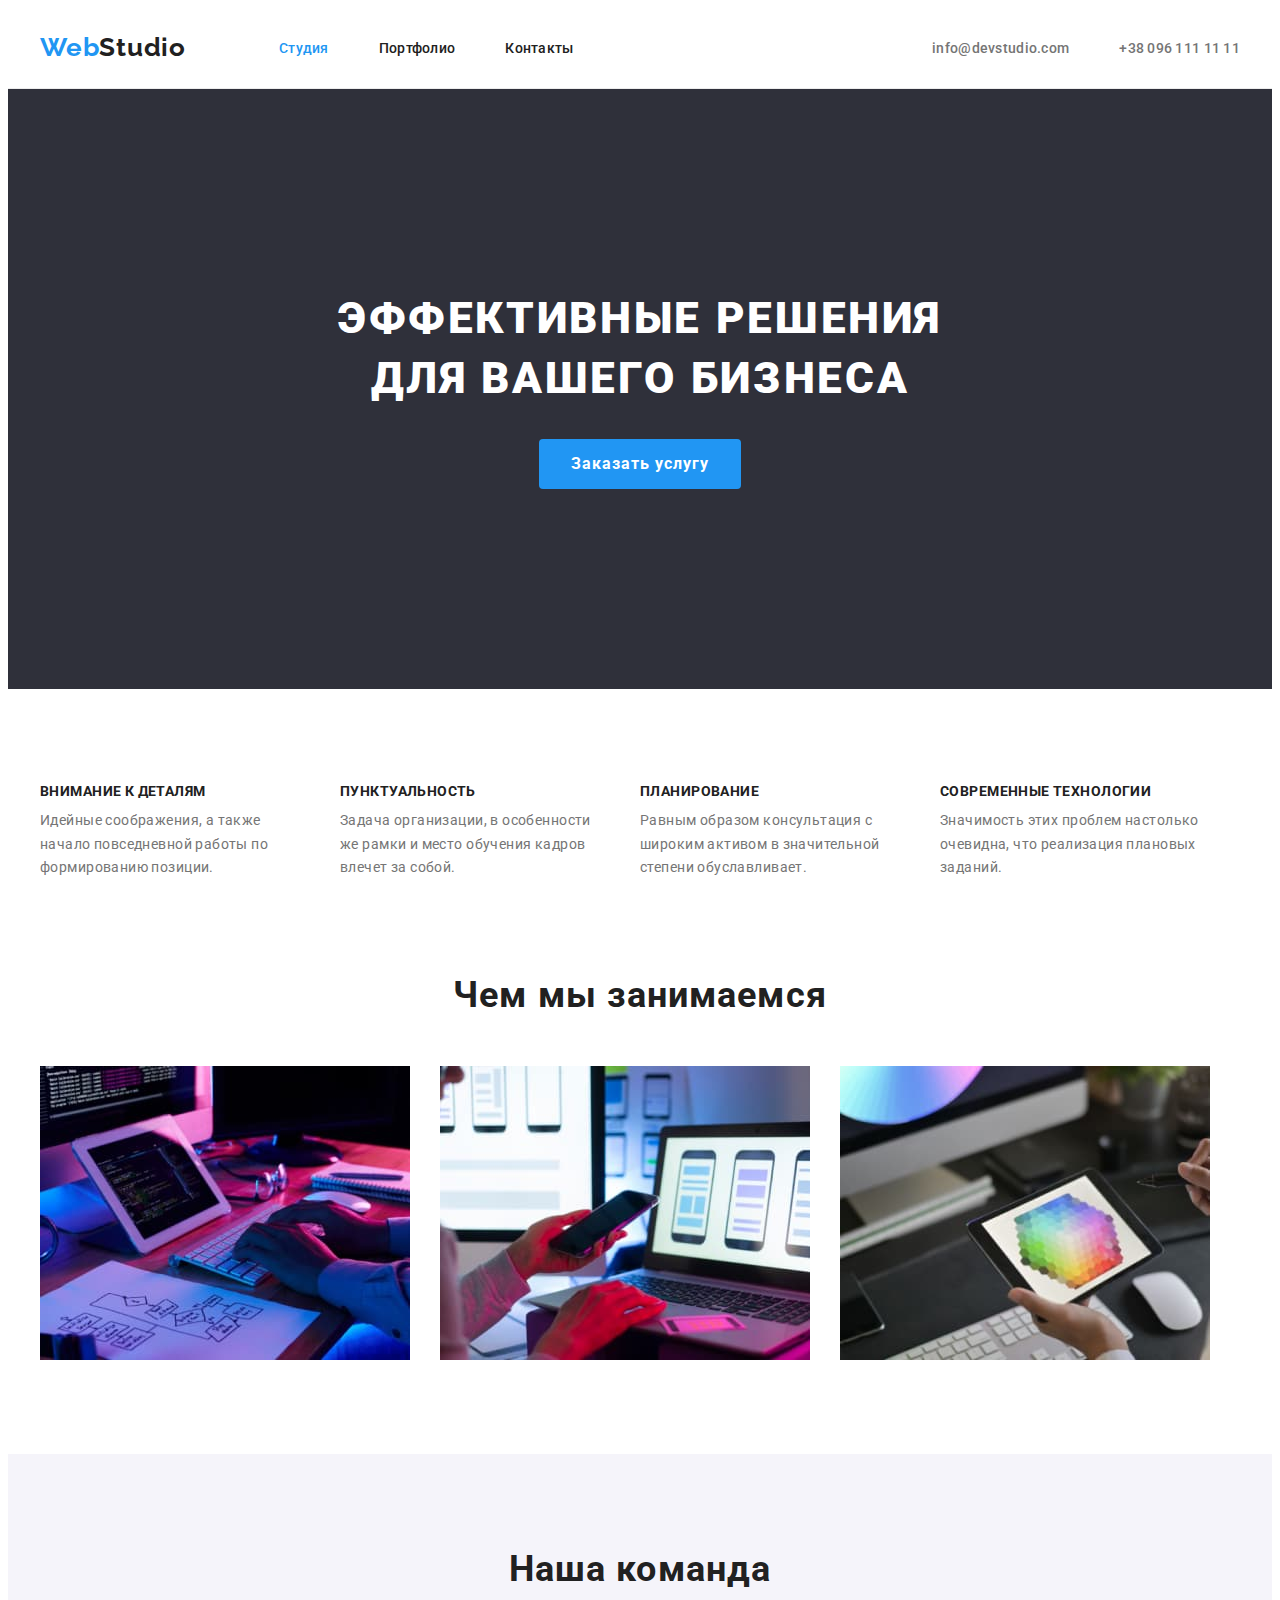
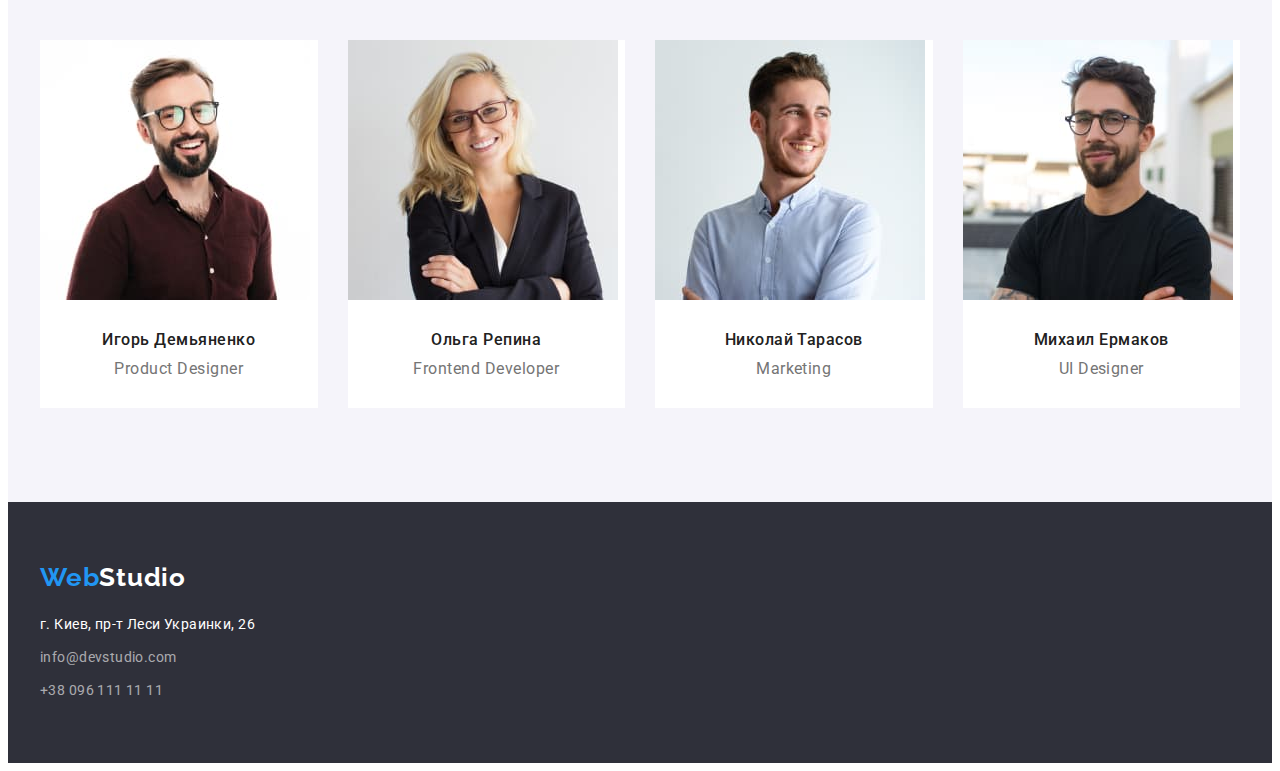
<file: index.html>
<!DOCTYPE html>
<html lang="ru">
  <head>
    <meta charset="UTF-8" />
    <meta http-equiv="X-UA-Compatible" content="IE=edge" />
    <meta name="viewport" content="width=device-width, initial-scale=1.0" />
    <title>Document</title>
    <link rel="preconnect" href="https://fonts.googleapis.com" />
    <link rel="preconnect" href="https://fonts.gstatic.com" crossorigin />
    <link
      href="https://fonts.googleapis.com/css2?family=Raleway:wght@700&family=Roboto:wght@400;500;700;900&display=swap"
      rel="stylesheet"
    />
    <link
      rel="stylesheet"
      href="https://cdnjs.cloudflare.com/ajax/libs/modern-normalize/1.1.0/modern-normalize.min.css"
      integrity="sha512-wpPYUAdjBVSE4KJnH1VR1HeZfpl1ub8YT/NKx4PuQ5NmX2tKuGu6U/JRp5y+Y8XG2tV+wKQpNHVUX03MfMFn9Q=="
      crossorigin="anonymous"
      referrerpolicy="no-referrer"
    />
    <link rel="stylesheet" href="./css/styles.css" />
  </head>
  <body>
    <header class="header">
      <div class="container header-container">
        <a href="" class="logo"
          >Web<span class="logo-text-header">Studio</span></a
        >
        <nav class="header-navigation">
          <ul class="header-list list">
            <li class="item">
              <a class="header-link nav current" href="">Студия</a>
            </li>
            <li class="item">
              <a class="header-link nav" href="./portfolio.html">Портфолио</a>
            </li>
            <li class="item">
              <a class="header-link nav" href="">Контакты</a>
            </li>
          </ul>
        </nav>
        <ul class="list header-contacts">
          <li class="item">
            <a class="header-link contact" href="mailto:info@devstudio.com"
              >info@devstudio.com</a
            >
          </li>
          <li class="item">
            <a class="header-link contact" href="tel:+380961111111"
              >+38 096 111 11 11</a
            >
          </li>
        </ul>
      </div>
    </header>
    <main>
      <section class="hero section">
        <div class="container">
          <h1 class="hero-title">Эффективные решения для вашего бизнеса</h1>
          <button class="hero-button" type="button">Заказать услугу</button>
        </div>
      </section>
      <section class="section">
        <div class="container features-container">
          <h2 class="visually-hidden" lang="en">Features</h2>
          <ul class="list features-list">
            <li class="features-item">
              <h3 class="features-title">Внимание к деталям</h3>
              <p class="features-description">
                Идейные соображения, а также начало повседневной работы по
                формированию позиции.
              </p>
            </li>
            <li class="features-item">
              <h3 class="features-title">Пунктуальность</h3>
              <p class="features-description">
                Задача организации, в особенности же рамки и место обучения
                кадров влечет за собой.
              </p>
            </li>
            <li class="features-item">
              <h3 class="features-title">Планирование</h3>
              <p class="features-description">
                Равным образом консультация с широким активом в значительной
                степени обуславливает.
              </p>
            </li>
            <li class="features-item">
              <h3 class="features-title">Современные технологии</h3>
              <p class="features-description">
                Значимость этих проблем настолько очевидна, что реализация
                плановых заданий.
              </p>
            </li>
          </ul>
        </div>
      </section>
      <section class="presentation section">
        <div class="container">
          <h2 class="presentation-title title-text-second">
            Чем мы занимаемся
          </h2>
          <ul class="list presentation-list">
            <li class="presentation-item">
              <img
                src="./images/img1.jpg"
                alt="программист пишет код"
                width="370"
                height="294"
              />
            </li>
            <li class="presentation-item">
              <img
                src="./images/img2.jpg"
                alt="создание приложения для смартфона"
                width="370"
                height="294"
              />
            </li>
            <li class="presentation-item">
              <img
                src="./images/img3.jpg"
                alt="графический дизайн"
                width="370"
                height="294"
              />
            </li>
          </ul>
        </div>
      </section>
      <section class="team section">
        <div class="container">
          <h2 class="team-title title-text-second">Наша команда</h2>
          <ul class="team-list list">
            <li class="team-item">
              <img
                src="./images/worker1.jpg"
                alt="Игорь Демьяненко Product Designer"
                width="270"
                height="260"
              />
              <div class="description-cart">
                <h3 class="team-employee">Игорь Демьяненко</h3>
                <p class="team-role" lang="en">Product Designer</p>
              </div>
            </li>
            <li class="team-item">
              <img
                src="./images/worker2.jpg"
                alt="Ольга Репина Frontend Developer"
                width="270"
                height="260"
              />
              <div class="description-cart">
                <h3 class="team-employee">Ольга Репина</h3>
                <p class="team-role" lang="en">Frontend Developer</p>
              </div>
            </li>
            <li class="team-item">
              <img
                src="./images/worker3.jpg"
                alt="Николай Тарасов Marketing"
                width="270"
                height="260"
              />
              <div class="description-cart">
                <h3 class="team-employee">Николай Тарасов</h3>
                <p class="team-role" lang="en">Marketing</p>
              </div>
            </li>
            <li class="team-item">
              <img
                src="./images/worker4.jpg"
                alt="Михаил Ермаков UI Designer"
                width="270"
                height="260"
              />
              <div class="description-cart">
                <h3 class="team-employee">Михаил Ермаков</h3>
                <p class="team-role" lang="en">UI Designer</p>
              </div>
            </li>
          </ul>
        </div>
      </section>
    </main>
    <footer class="footer">
      <div class="container">
        <a class="logo footer-logo" href="./index.html"
          >Web<span class="logo-text-footer">Studio</span></a
        >
        <address class="footer-list">
          <ul class="list">
            <li class="footer-list-item">
              <a
                class="footer-address"
                href="https://goo.gl/maps/Gs2r9fRiEiPHx9m86"
                >г. Киев, пр-т Леси Украинки, 26</a
              >
            </li>
            <li class="footer-list-item">
              <a
                class="footer-address contacts"
                href="mailto:info@devstudio.com"
                >info@devstudio.com</a
              >
            </li>
            <li class="footer-list-item">
              <a class="footer-address contacts" href="tel:+380961111111"
                >+38 096 111 11 11</a
              >
            </li>
          </ul>
        </address>
      </div>
    </footer>
  </body>
</html>
</file>
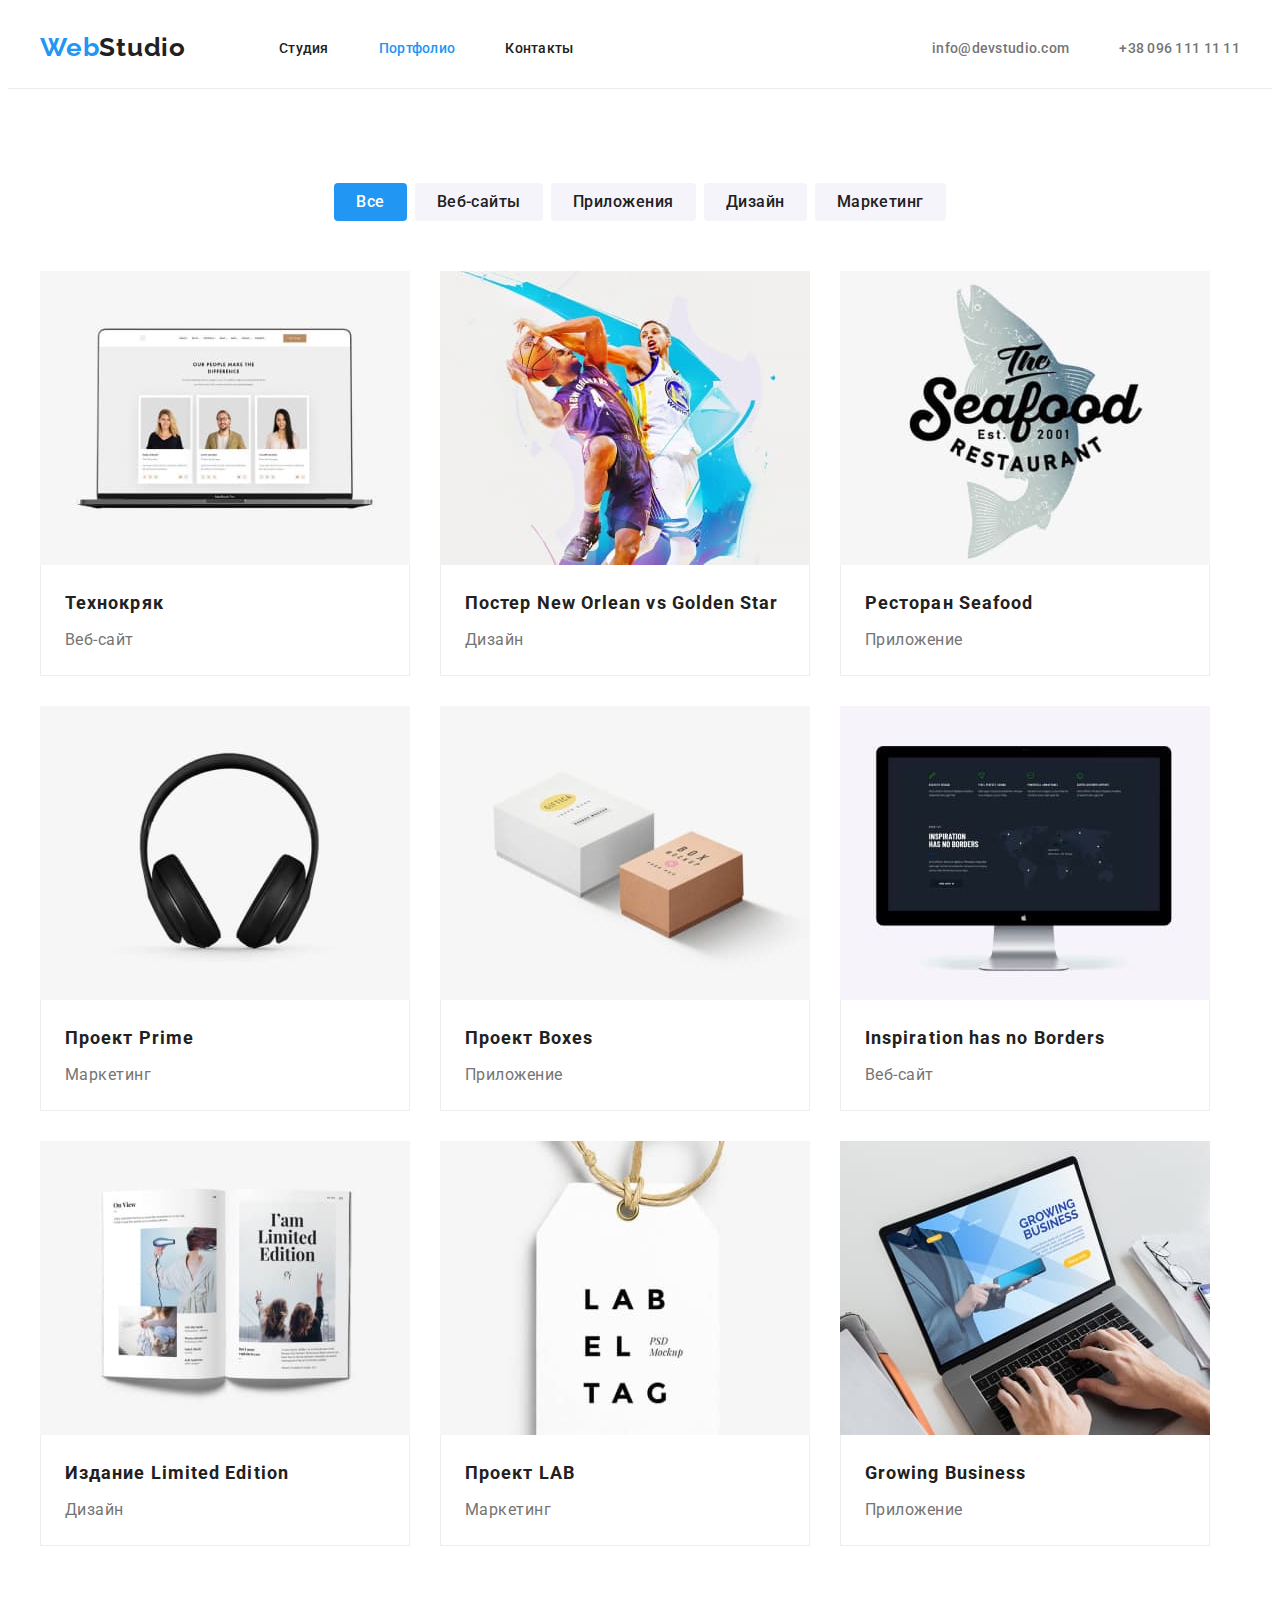
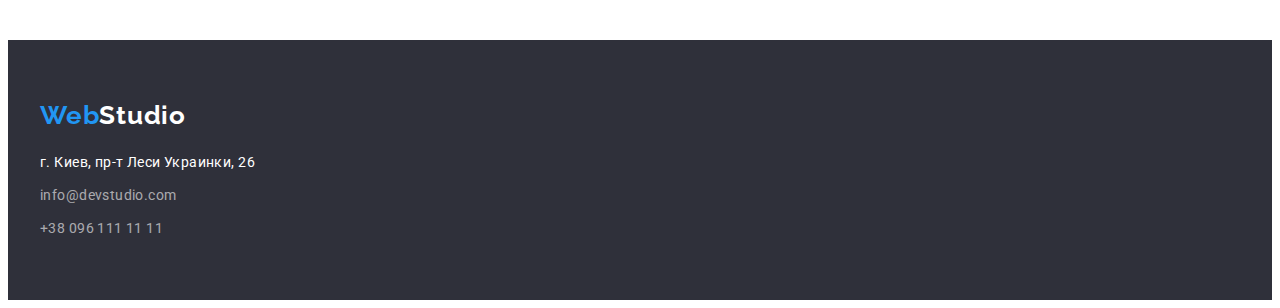
<file: portfolio.html>
<!DOCTYPE html>
<html lang="ru">
  <head>
    <meta charset="UTF-8" />
    <meta http-equiv="X-UA-Compatible" content="IE=edge" />
    <meta name="viewport" content="width=device-width, initial-scale=1.0" />
    <title>Document</title>
    <link rel="preconnect" href="https://fonts.googleapis.com" />
    <link rel="preconnect" href="https://fonts.gstatic.com" crossorigin />
    <link
      href="https://fonts.googleapis.com/css2?family=Raleway:wght@700&family=Roboto:wght@400;500;700;900&display=swap"
      rel="stylesheet"
    />
    <link
      rel="stylesheet"
      href="https://cdnjs.cloudflare.com/ajax/libs/modern-normalize/1.1.0/modern-normalize.min.css"
      integrity="sha512-wpPYUAdjBVSE4KJnH1VR1HeZfpl1ub8YT/NKx4PuQ5NmX2tKuGu6U/JRp5y+Y8XG2tV+wKQpNHVUX03MfMFn9Q=="
      crossorigin="anonymous"
      referrerpolicy="no-referrer"
    />
    <link rel="stylesheet" href="./css/styles.css" />
  </head>
  <body>
    <header class="header">
      <div class="container header-container">
        <a href="" class="logo"
          >Web<span class="logo-text-header">Studio</span></a
        >
        <nav class="header-navigation">
          <ul class="header-list list">
            <li class="item">
              <a class="header-link nav" href="./index.html">Студия</a>
            </li>
            <li class="item">
              <a class="header-link nav current" href="./portfolio.html"
                >Портфолио</a
              >
            </li>
            <li class="item">
              <a class="header-link nav" href="">Контакты</a>
            </li>
          </ul>
        </nav>
        <ul class="list header-contacts">
          <li class="item">
            <a class="header-link contact" href="mailto:info@devstudio.com"
              >info@devstudio.com</a
            >
          </li>
          <li class="item">
            <a class="header-link contact" href="tel:+380961111111"
              >+38 096 111 11 11</a
            >
          </li>
        </ul>
      </div>
    </header>
    <main>
      <section class="works section">
        <div class="container">
          <h1 class="visually-hidden">Works</h1>
          <ul class="filters-list list">
            <li class="filters-list-item">
              <button class="filters-btn current-btn" type="button">Все</button>
            </li>
            <li class="filters-list-item">
              <button class="filters-btn" type="button">Веб-сайты</button>
            </li>
            <li class="filters-list-item">
              <button class="filters-btn" type="button">Приложения</button>
            </li>
            <li class="filters-list-item">
              <button class="filters-btn" type="button">Дизайн</button>
            </li>
            <li class="filters-list-item">
              <button class="filters-btn" type="button">Маркетинг</button>
            </li>
          </ul>
          <ul class="list works-list">
            <li class="works-item">
              <a href="">
                <img
                  src="./images/project1.jpg"
                  alt="работа Технокряк"
                  width="370"
                  height="294"
                />
                <div class="description-work">
                  <h3 class="works-title">Технокряк</h3>
                  <p class="works-title-pre">Веб-сайт</p>
                </div>
              </a>
            </li>
            <li class="works-item">
              <a href="">
                <img
                  src="./images/project2.jpg"
                  alt="работа Постер New Orlean vs Golden Star"
                  width="370"
                  height="294"
                />
                <div class="description-work">
                  <h3 class="works-title">Постер New Orlean vs Golden Star</h3>
                  <p class="works-title-pre">Дизайн</p>
                </div>
              </a>
            </li>
            <li class="works-item">
              <a href="">
                <img
                  src="./images/project3.jpg"
                  alt="работа Ресторан Seafood"
                  width="370"
                  height="294"
                />
                <div class="description-work">
                  <h3 class="works-title">Ресторан Seafood</h3>
                  <p class="works-title-pre">Приложение</p>
                </div>
              </a>
            </li>
            <li class="works-item">
              <a href="">
                <img
                  src="./images/project4.jpg"
                  alt="работа Проект Prime"
                  width="370"
                  height="294"
                />
                <div class="description-work">
                  <h3 class="works-title">Проект Prime</h3>
                  <p class="works-title-pre">Маркетинг</p>
                </div>
              </a>
            </li>
            <li class="works-item">
              <a href="">
                <img
                  src="./images/project5.jpg"
                  alt="работа Проект Boxes"
                  width="370"
                  height="294"
                />
                <div class="description-work">
                  <h3 class="works-title">Проект Boxes</h3>
                  <p class="works-title-pre">Приложение</p>
                </div>
              </a>
            </li>
            <li class="works-item">
              <a href="">
                <img
                  src="./images/project6.jpg"
                  alt="работа Inspiration has no Borders"
                  width="370"
                  height="294"
                />
                <div class="description-work">
                  <h3 class="works-title">Inspiration has no Borders</h3>
                  <p class="works-title-pre">Веб-сайт</p>
                </div>
              </a>
            </li>
            <li class="works-item">
              <a href="">
                <img
                  src="./images/project7.jpg"
                  alt="работа Издание Limited Edition"
                  width="370"
                  height="294"
                />
                <div class="description-work">
                  <h3 class="works-title">Издание Limited Edition</h3>
                  <p class="works-title-pre">Дизайн</p>
                </div>
              </a>
            </li>
            <li class="works-item">
              <a href="">
                <img
                  src="./images/project8.jpg"
                  alt="работа Проект LAB"
                  width="370"
                  height="294"
                />
                <div class="description-work">
                  <h3 class="works-title">Проект LAB</h3>
                  <p class="works-title-pre">Маркетинг</p>
                </div>
              </a>
            </li>
            <li class="works-item">
              <a href="">
                <img
                  src="./images/project9.jpg"
                  alt="работа Growing Business"
                  width="370"
                  height="294"
                />
                <div class="description-work">
                  <h3 class="works-title">Growing Business</h3>
                  <p class="works-title-pre">Приложение</p>
                </div>
              </a>
            </li>
          </ul>
        </div>
      </section>
    </main>
    <footer class="footer">
      <div class="container">
        <a class="logo footer-logo" href="./index.html"
          >Web<span class="logo-text-footer">Studio</span></a
        >
        <address class="footer-list">
          <ul class="list">
            <li class="footer-list-item">
              <a
                class="footer-address"
                href="https://goo.gl/maps/Gs2r9fRiEiPHx9m86"
                >г. Киев, пр-т Леси Украинки, 26</a
              >
            </li>
            <li class="footer-list-item">
              <a
                class="footer-address contacts"
                href="mailto:info@devstudio.com"
                >info@devstudio.com</a
              >
            </li>
            <li class="footer-list-item">
              <a class="footer-address contacts" href="tel:+380961111111"
                >+38 096 111 11 11</a
              >
            </li>
          </ul>
        </address>
      </div>
    </footer>
  </body>
</html>
</file>
<file: css/styles.css>
:root {
  --text-color-major-white: #ffffff;
  --text-color-major-dark: #212121;
  --text-color-grey: #757575;
  --accent-color: #2196f3;
  --logo-color-blue: #2196f3;
  --bg-black-color: #2f303a;
  --bg-pepel-color: #f5f4fa;
  --transparent-grey-color: rgba(255, 255, 255, 0.6);
  --button-blue-color: #188ce8;
}

p,
h1,
h2,
h3,
h4,
h5,
h6 {
  margin: 0;
}

ul {
  margin: 0;
  padding: 0;
}

img {
  display: block;
  max-width: 100%;
  height: auto;
}

body {
  font-family: "Roboto", sans-serif;
  background-color: var(--text-color-major-white);
}

a {
  text-decoration: none;
}

.list {
  list-style: none;
}

.container {
  width: 1200px;
  padding-left: 15px;
  padding-right: 15px;
  margin: 0 auto;
}

.section {
  padding-top: 94px;
  padding-bottom: 94px;
}

.visually-hidden {
  position: absolute;
  white-space: nowrap;
  width: 1px;
  height: 1px;
  overflow: hidden;
  border: 0;
  padding: 0;
  clip: rect(0 0 0 0);
  clip-path: inset(50%);
  margin: -1px;
}
.title-text-second {
  font-weight: 700;
  font-size: 36px;
  line-height: calc(42 / 36);
  text-align: center;
  letter-spacing: 0.03em;
  color: var(--text-color-major-dark);
}

/*-------- HEADER --------*/
.header-list {
  display: flex;
}
.header-container {
  display: flex;
  align-items: center;
}
.header-contacts {
  display: flex;
  margin-left: auto;
}
.header {
  border-bottom: 1px solid #ececec;
}
.logo {
  font-family: "Raleway", sans-serif;
  font-weight: bold;
  font-size: 26px;
  line-height: calc(31 / 26);
  letter-spacing: 0.03em;
  color: var(--accent-color);
  padding-top: 24px;
  padding-bottom: 25px;
}
.logo-text-header {
  color: var(--text-color-major-dark);
}
.header-navigation {
  margin-left: 93px;
}
.header-link {
  font-weight: 500;
  font-size: 14px;
  line-height: calc(16 / 14);
  letter-spacing: 0.02em;
  display: block;
  padding-top: 32px;
  padding-bottom: 32px;
  margin: 0;
}
.item:not(:first-child) {
  margin-left: 50px;
}
.nav {
  color: var(--text-color-major-dark);
}
.current {
  color: var(--accent-color);
}
.contact {
  color: var(--text-color-grey);
}
.header-link:hover,
.header-link:focus {
  color: var(--accent-color);
}

/*-------- MAIN --------*/

/* hero */
.hero {
  background-color: var(--bg-black-color);
  padding: 200px 0px;
  text-align: center;
}
.hero-title {
  font-weight: 900;
  font-size: 44px;
  line-height: 1.36;
  text-align: center;
  letter-spacing: 0.06em;
  text-transform: uppercase;
  color: var(--text-color-major-white);
  width: 696px;
  margin: 0px auto 30px auto;
  /* margin-bottom: 30px; */
}
.hero-button {
  font-family: inherit;
  font-weight: 700;
  font-size: 16px;
  line-height: 1.87;
  text-align: center;
  letter-spacing: 0.06em;
  color: var(--text-color-major-white);
  background-color: var(--accent-color);
  cursor: pointer;
  border: 0;
  border-radius: 4px;
  padding: 10px 32px;
  /* margin: 0; */
}
.hero-button:hover,
.hero-button:focus {
  background-color: var(--button-blue-color);
}

/* Features */
.features-container {
  padding-top: 0;
}
.features-list {
  display: flex;
}
.features-item {
  width: 270px;
}
.features-item + .features-item {
  margin-left: 30px;
}
.features-title {
  font-weight: 700;
  font-size: 14px;
  line-height: calc(16 / 14);
  letter-spacing: 0.03em;
  text-transform: uppercase;
  color: var(--text-color-major-dark);
  margin-bottom: 10px;
}
.features-description {
  font-size: 14px;
  line-height: 1.71;
  letter-spacing: 0.03em;
  color: var(--text-color-grey);
}
/* presentation */
.presentation {
  padding-top: 0;
}
.presentation-title {
  margin-bottom: 50px;
}
.presentation-list {
  display: flex;
  /* align-items: flex-start; */
}
.presentation-item + .presentation-item {
  margin-left: 30px;
}

/* team */
.team {
  background-color: var(--bg-pepel-color);
}
.team-title {
  margin-bottom: 50px;
}
.team-list {
  display: flex;
  /* margin-left: -30px; */
}
.team-item {
  background-color: var(--text-color-major-white);
  width: calc(100% / 4);
  margin-left: 30px;
}
.team-item:first-child {
  margin-left: 0;
}

.team-employee {
  font-weight: 500;
  font-size: 16px;
  line-height: calc(19 / 16);
  text-align: center;
  letter-spacing: 0.03em;
  color: var(--text-color-major-dark);
  margin-bottom: 10px;
}
.team-role {
  font-size: 16px;
  line-height: calc(19 / 16);
  text-align: center;
  letter-spacing: 0.03em;
  color: var(--text-color-grey);
}
.description-cart {
  padding: 30px 0px;
}

/*-------- FOOTER --------*/
.footer {
  background-color: var(--bg-black-color);
  padding-top: 60px;
  padding-bottom: 60px;
}
.footer-logo {
  display: block;
  margin-right: 0;
  margin-bottom: 20px;
  padding: 0;
}

.logo-text-footer {
  color: var(--text-color-major-white);
}
.footer-list-item {
  margin-bottom: 9px;
}
.footer-list-item:last-child {
  margin-bottom: 0;
}
.footer-address {
  font-style: normal;
  font-weight: 400;
  font-size: 14px;
  line-height: 1.71;
  letter-spacing: 0.03em;
  color: var(--text-color-major-white);
  margin-top: 9px;
}
.contacts {
  color: var(--transparent-grey-color);
}
.footer-address:hover,
.footer-address:focus {
  color: var(--accent-color);
}

/*-------- PORTFOLIO --------*/
/* filters */
.filters-list {
  display: flex;
  justify-content: center;
  margin-bottom: 50px;
}
.filters-list-item + .filters-list-item {
  margin-left: 8px;
}
.filters-btn {
  font-family: "Roboto", sans-serif;
  font-weight: 500;
  font-size: 16px;
  line-height: 1.62;
  text-align: center;
  letter-spacing: 0.03em;
  color: var(--text-color-major-dark);
  background-color: var(--bg-pepel-color);
  cursor: pointer;
  border: 0;
  border-radius: 4px;
  padding: 6px 22px;
}

.current-btn {
  background-color: var(--logo-color-blue);
  color: var(--text-color-major-white);
}
.filters-btn:hover,
.filters-btn:focus {
  color: var(--text-color-major-white);
  background-color: var(--accent-color);
}
/* works */
.works-list {
  display: flex;
  flex-wrap: wrap;
  margin-top: -30px;
}
.works-item {
  margin-left: 30px;
  margin-top: 30px;
}
.works-item:nth-child(3n + 1) {
  margin-left: 0;
}
.description-work {
  padding: 20px 24px;
  border: 1px solid #eeeeee;
  border-top: 0px;
}
.works-title {
  font-weight: 700;
  font-size: 18px;
  line-height: 2;
  letter-spacing: 0.06em;
  color: var(--text-color-major-dark);
  margin-bottom: 4px;
}
.works-title-pre {
  font-size: 16px;
  line-height: 1.87;
  letter-spacing: 0.03em;
  color: var(--text-color-grey);
}
</file>
